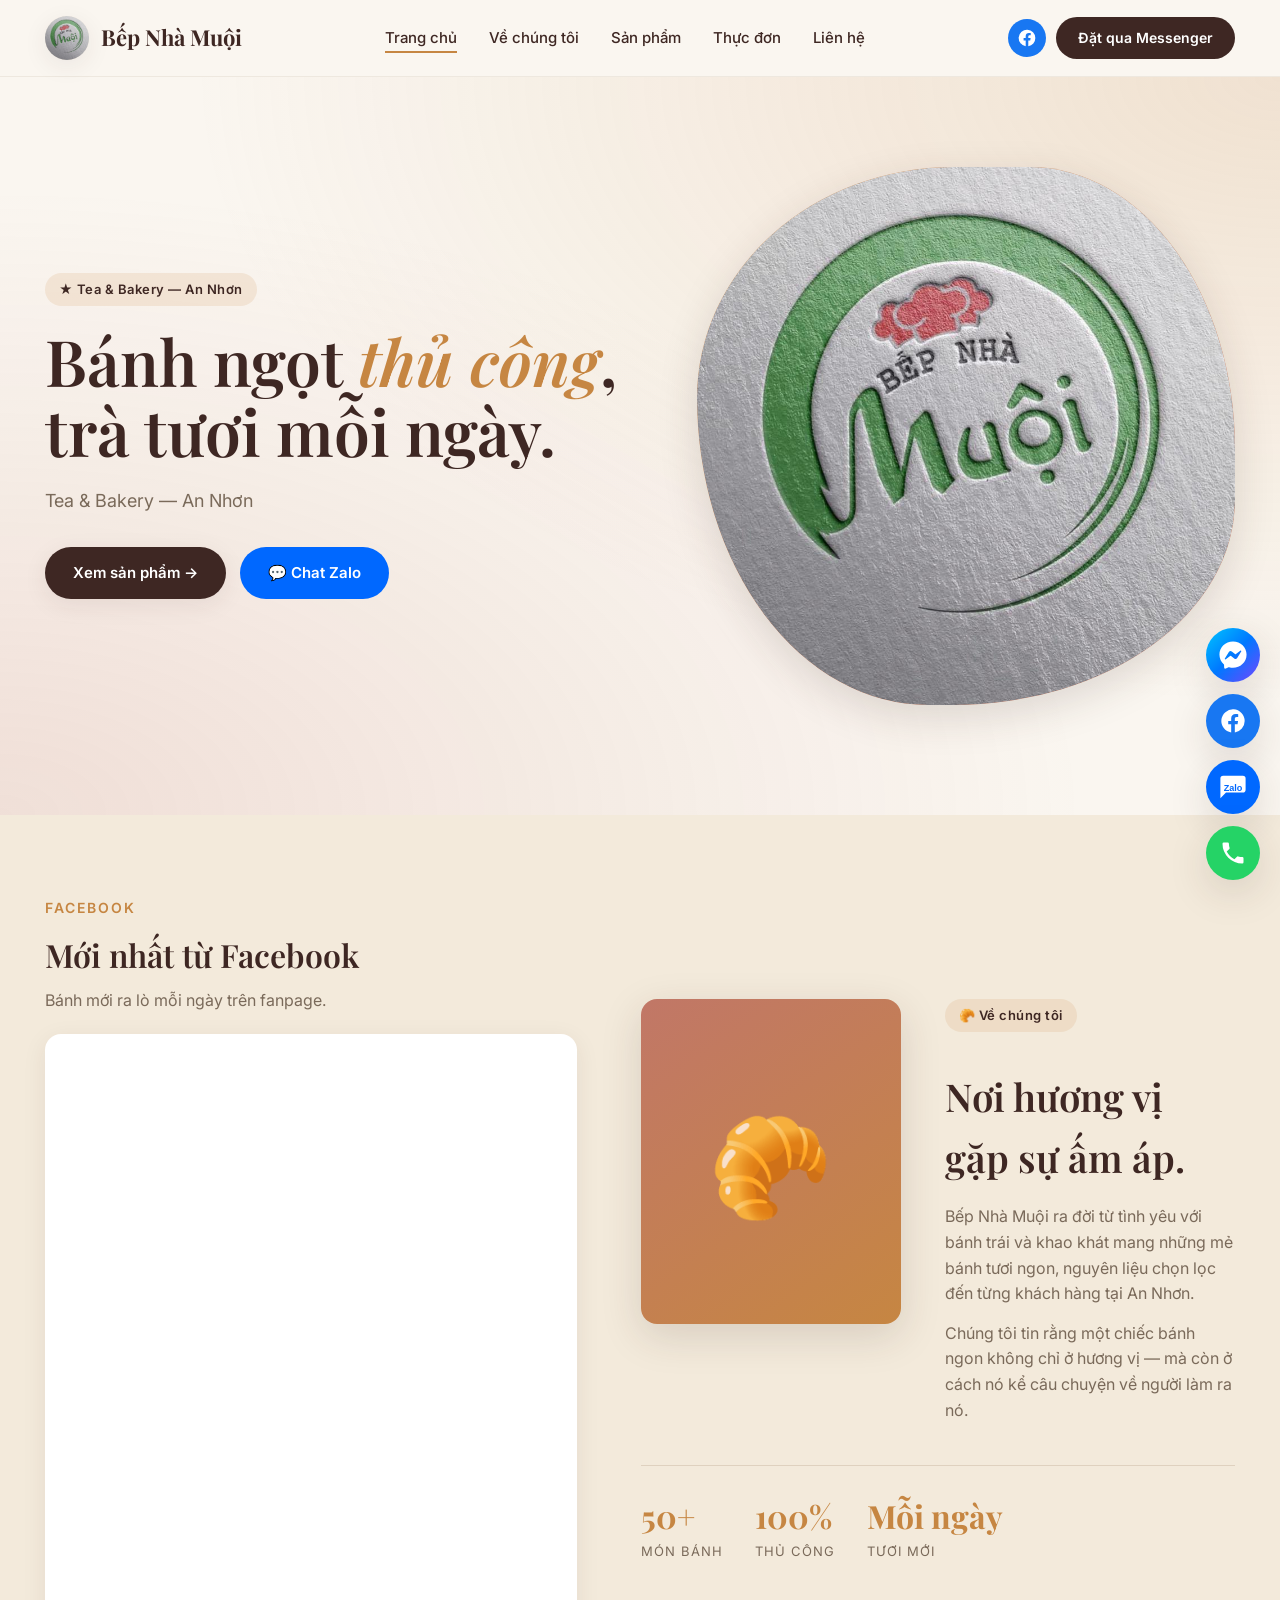
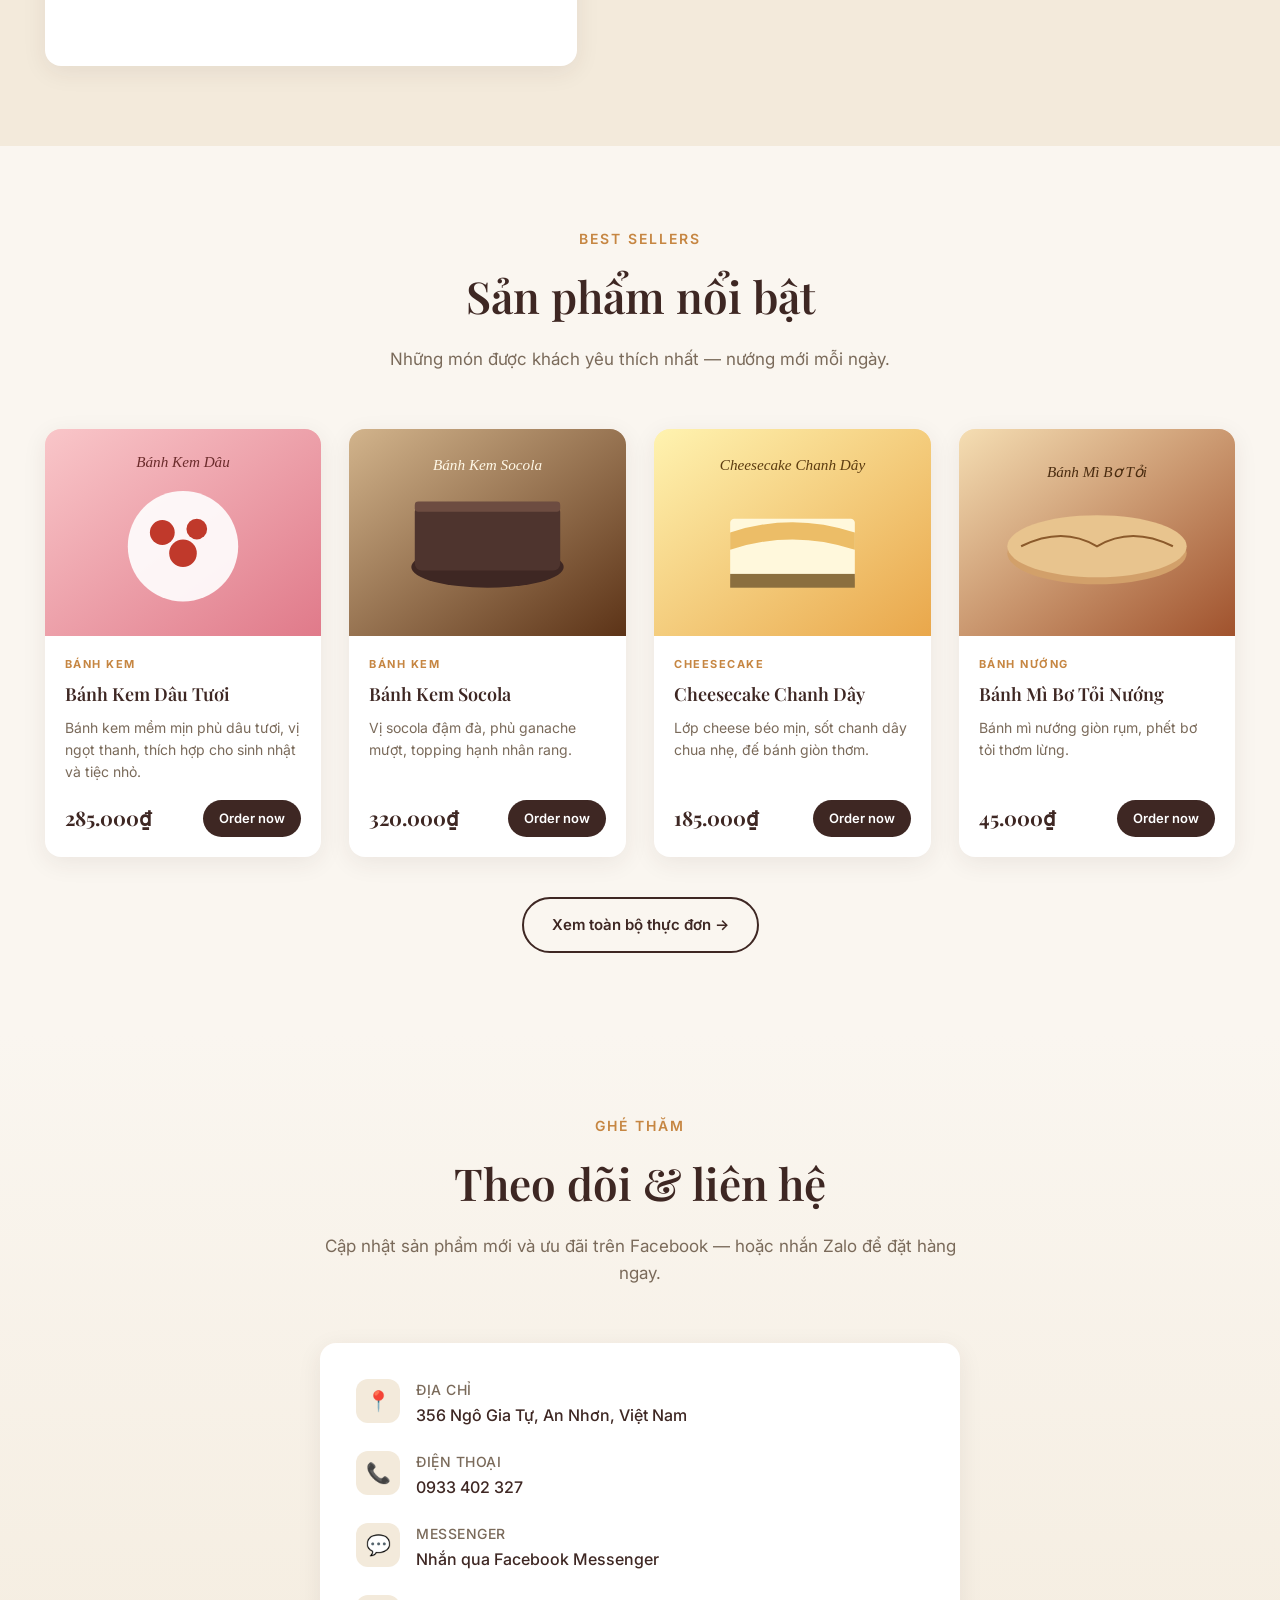
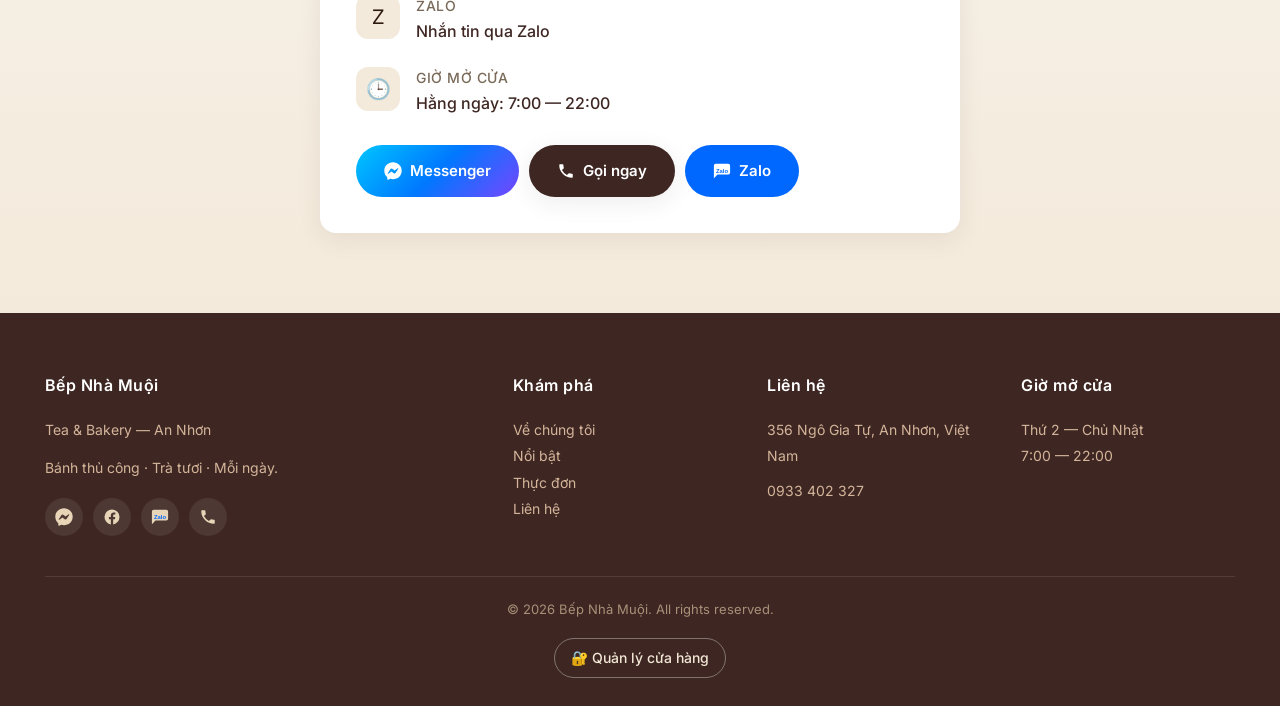
<file: index.html>
<!doctype html>
<html lang="vi">
<head>
  <meta charset="utf-8"/>
  <meta name="viewport" content="width=device-width,initial-scale=1"/>
  <title>Bếp Nhà Muội — Tea & Bakery | An Nhơn</title>
  <meta name="description" content="Bếp Nhà Muội — bánh ngọt thủ công, trà tươi tại An Nhơn. Đặt hàng qua Zalo hoặc điện thoại."/>
  <link rel="icon" href="assets/bepnhamuoi.jpg"/>
  <link rel="preconnect" href="https://fonts.googleapis.com"/>
  <link rel="preconnect" href="https://fonts.gstatic.com" crossorigin/>
  <link href="https://fonts.googleapis.com/css2?family=Inter:wght@400;500;600;700&family=Playfair+Display:ital,wght@0,600;0,700;1,600&display=swap" rel="stylesheet"/>
  <link rel="stylesheet" href="css/style.css"/>
</head>
<body>

<!-- ============ NAV ============ -->
<header class="navbar">
  <div class="nav-inner">
    <a class="logo" href="index.html">
      <span class="logo-mark"><img src="assets/bepnhamuoi.jpg" alt="Bếp Nhà Muội"/></span>
      <span>Bếp Nhà Muội</span>
    </a>
    <nav>
      <ul class="nav-links">
        <li><a href="#home" class="active">Trang chủ</a></li>
        <li><a href="#about">Về chúng tôi</a></li>
        <li><a href="#featured">Sản phẩm</a></li>
        <li><a href="products.html">Thực đơn</a></li>
        <li><a href="#contact">Liên hệ</a></li>
      </ul>
    </nav>
    <div class="nav-actions">
      <a class="nav-fb" data-shop-fb href="#" target="_blank" rel="noopener" aria-label="Facebook" title="Facebook">
        <svg viewBox="0 0 24 24" fill="currentColor" aria-hidden="true"><path d="M22 12a10 10 0 1 0-11.56 9.88v-6.99H7.9V12h2.54V9.8c0-2.51 1.49-3.89 3.77-3.89 1.09 0 2.24.2 2.24.2v2.46h-1.26c-1.24 0-1.63.77-1.63 1.56V12h2.77l-.44 2.89h-2.33v6.99A10 10 0 0 0 22 12z"/></svg>
      </a>
      <a class="nav-cta" data-shop-messenger href="#" target="_blank" rel="noopener">Đặt qua Messenger</a>
    </div>
    <button class="burger" aria-label="Menu">☰</button>
  </div>
</header>

<!-- ============ HERO ============ -->
<section class="hero" id="home">
  <div class="container hero-grid">
    <div>
      <span class="hero-kicker">★ Tea &amp; Bakery — An Nhơn</span>
      <h1>Bánh ngọt <em>thủ công</em>,<br/>trà tươi mỗi ngày.</h1>
      <p data-shop-tagline>Mỗi chiếc bánh là một câu chuyện — được nướng bằng tâm, phục vụ bằng nụ cười.</p>
      <div class="hero-cta">
        <a class="btn btn-primary" href="#featured">Xem sản phẩm →</a>
        <a class="btn btn-zalo" data-shop-zalo href="#">💬 Chat Zalo</a>
      </div>
    </div>
    <div class="hero-visual">
      <img src="assets/bepnhamuoi.jpg" alt="Bếp Nhà Muội — Tea & Bakery"/>
    </div>
  </div>
</section>

<!-- ============ FACEBOOK + ABOUT (2 columns) ============ -->
<section class="about">
  <div class="container split-grid">
    <div class="split-fb" id="facebook">
      <div class="split-head">
        <span class="kicker">Facebook</span>
        <h2>Mới nhất từ Facebook</h2>
        <p>Bánh mới ra lò mỗi ngày trên fanpage.</p>
      </div>
      <!-- FACEBOOK PAGE PLUGIN (live feed from Bếp Nhà Muội FB page) -->
      <div class="fb-embed">
        <iframe
          src="https://www.facebook.com/plugins/page.php?href=https%3A%2F%2Fwww.facebook.com%2Fprofile.php%3Fid%3D100063909225074&tabs=timeline&width=500&height=600&small_header=false&adapt_container_width=true&hide_cover=false&show_facepile=true"
          width="500" height="600" style="border:none;overflow:hidden;width:100%;"
          scrolling="no" frameborder="0" allowfullscreen="true"
          allow="autoplay; clipboard-write; encrypted-media; picture-in-picture; web-share"
          title="Facebook - Bếp Nhà Muội"></iframe>
      </div>
    </div>
    <div class="split-about" id="about">
      <div class="about-image" aria-hidden="true">🥐</div>
      <div class="about-text">
        <span class="hero-kicker">🥐 Về chúng tôi</span>
        <h2>Nơi hương vị gặp sự ấm áp.</h2>
        <p>Bếp Nhà Muội ra đời từ tình yêu với bánh trái và khao khát mang những mẻ bánh tươi ngon, nguyên liệu chọn lọc đến từng khách hàng tại An Nhơn.</p>
        <p>Chúng tôi tin rằng một chiếc bánh ngon không chỉ ở hương vị — mà còn ở cách nó kể câu chuyện về người làm ra nó.</p>
      </div>
      <div class="about-stats">
        <div class="stat"><div class="num">50+</div><div class="lbl">Món bánh</div></div>
        <div class="stat"><div class="num">100%</div><div class="lbl">Thủ công</div></div>
        <div class="stat"><div class="num">Mỗi ngày</div><div class="lbl">Tươi mới</div></div>
      </div>
    </div>
  </div>
</section>

<!-- ============ FEATURED PRODUCTS ============ -->
<section id="featured">
  <div class="container">
    <div class="section-head">
      <span class="kicker">Best sellers</span>
      <h2>Sản phẩm nổi bật</h2>
      <p>Những món được khách yêu thích nhất — nướng mới mỗi ngày.</p>
    </div>
    <div class="prod-grid" id="featured-grid">
      <!-- JS fills this -->
    </div>
    <div style="text-align:center;margin-top:40px;">
      <a class="btn btn-outline" href="products.html">Xem toàn bộ thực đơn →</a>
    </div>
  </div>
</section>

<!-- ============ FB + CONTACT ============ -->
<section class="fb-section" id="contact">
  <div class="container">
    <div class="section-head">
      <span class="kicker">Ghé thăm</span>
      <h2>Theo dõi &amp; liên hệ</h2>
      <p>Cập nhật sản phẩm mới và ưu đãi trên Facebook — hoặc nhắn Zalo để đặt hàng ngay.</p>
    </div>

    <div class="contact-wrap">
      <!-- CONTACT CARD -->
      <div class="contact-card">
        <div class="contact-row">
          <div class="contact-icon">📍</div>
          <div>
            <h4>Địa chỉ</h4>
            <p data-shop-addr>356 Ngô Gia Tự, An Nhơn, Việt Nam</p>
          </div>
        </div>
        <div class="contact-row">
          <div class="contact-icon">📞</div>
          <div>
            <h4>Điện thoại</h4>
            <a data-shop-phone href="#">0933 340 232</a>
          </div>
        </div>
        <div class="contact-row">
          <div class="contact-icon">💬</div>
          <div>
            <h4>Messenger</h4>
            <a data-shop-messenger href="#" target="_blank" rel="noopener">Nhắn qua Facebook Messenger</a>
          </div>
        </div>
        <div class="contact-row">
          <div class="contact-icon">Z</div>
          <div>
            <h4>Zalo</h4>
            <a data-shop-zalo href="#" target="_blank" rel="noopener">Nhắn tin qua Zalo</a>
          </div>
        </div>
        <div class="contact-row">
          <div class="contact-icon">🕒</div>
          <div>
            <h4>Giờ mở cửa</h4>
            <p>Hằng ngày: 7:00 — 22:00</p>
          </div>
        </div>
        <div class="contact-actions">
          <a class="btn btn-messenger" data-shop-messenger href="#" target="_blank" rel="noopener">
            <svg viewBox="0 0 512 512" fill="currentColor" aria-hidden="true"><path d="M256.55 8C116.52 8 8 110.34 8 248.57c0 72.3 29.71 134.78 78.07 177.94 8.35 7.51 6.63 11.86 8.05 58.23A19.92 19.92 0 0 0 122 502.31c52.91-23.3 53.59-25.14 62.56-22.7C337.85 521.8 504 423.7 504 248.57 504 110.34 396.59 8 256.55 8zm149.24 185.13-73 115.57a37.37 37.37 0 0 1-53.91 9.93l-58.08-43.47a15 15 0 0 0-18 0l-78.37 59.44c-10.46 7.93-24.16-4.6-17.11-15.67l73-115.57a37.36 37.36 0 0 1 53.91-9.93l58.06 43.46a15 15 0 0 0 18 0l78.41-59.38c10.44-7.98 24.14 4.54 17.09 15.62z"/></svg>
            Messenger
          </a>
          <a class="btn btn-primary" data-shop-phone data-shop-phone-icon href="#" aria-label="Gọi ngay">
            <svg viewBox="0 0 24 24" fill="currentColor" aria-hidden="true"><path d="M20 15.5c-1.25 0-2.45-.2-3.57-.57a1 1 0 0 0-1.02.24l-2.2 2.2a15.05 15.05 0 0 1-6.59-6.58l2.2-2.21a1 1 0 0 0 .25-1.02A11.36 11.36 0 0 1 8.5 4a1 1 0 0 0-1-1H4a1 1 0 0 0-1 1 17 17 0 0 0 17 17 1 1 0 0 0 1-1v-3.5a1 1 0 0 0-1-1z"/></svg>
            Gọi ngay
          </a>
          <a class="btn btn-zalo" data-shop-zalo href="#" target="_blank" rel="noopener">
            <svg viewBox="0 0 40 40" aria-hidden="true"><path fill="currentColor" d="M34 4H6a4 4 0 0 0-4 4v28l8-8h24a4 4 0 0 0 4-4V8a4 4 0 0 0-4-4z"/><text x="20" y="25" text-anchor="middle" fill="#0068FF" font-family="Arial,Helvetica,sans-serif" font-size="13" font-weight="800">Zalo</text></svg>
            Zalo
          </a>
        </div>
      </div>
    </div>
  </div>
</section>

<!-- ============ FOOTER ============ -->
<footer>
  <div class="container">
    <div class="foot-grid">
      <div class="foot-col">
        <h4 data-shop-name>Bếp Nhà Muội</h4>
        <p data-shop-tagline></p>
        <p style="margin-top:12px;">Bánh thủ công · Trà tươi · Mỗi ngày.</p>
        <div class="foot-social">
          <a data-shop-messenger href="#" target="_blank" rel="noopener" aria-label="Messenger" title="Messenger">
            <svg viewBox="0 0 512 512" fill="currentColor" aria-hidden="true"><path d="M256.55 8C116.52 8 8 110.34 8 248.57c0 72.3 29.71 134.78 78.07 177.94 8.35 7.51 6.63 11.86 8.05 58.23A19.92 19.92 0 0 0 122 502.31c52.91-23.3 53.59-25.14 62.56-22.7C337.85 521.8 504 423.7 504 248.57 504 110.34 396.59 8 256.55 8zm149.24 185.13-73 115.57a37.37 37.37 0 0 1-53.91 9.93l-58.08-43.47a15 15 0 0 0-18 0l-78.37 59.44c-10.46 7.93-24.16-4.6-17.11-15.67l73-115.57a37.36 37.36 0 0 1 53.91-9.93l58.06 43.46a15 15 0 0 0 18 0l78.41-59.38c10.44-7.98 24.14 4.54 17.09 15.62z"/></svg>
          </a>
          <a data-shop-fb href="#" target="_blank" rel="noopener" aria-label="Facebook" title="Facebook">
            <svg viewBox="0 0 24 24" fill="currentColor" aria-hidden="true"><path d="M22 12a10 10 0 1 0-11.56 9.88v-6.99H7.9V12h2.54V9.8c0-2.51 1.49-3.89 3.77-3.89 1.09 0 2.24.2 2.24.2v2.46h-1.26c-1.24 0-1.63.77-1.63 1.56V12h2.77l-.44 2.89h-2.33v6.99A10 10 0 0 0 22 12z"/></svg>
          </a>
          <a data-shop-zalo href="#" target="_blank" rel="noopener" aria-label="Zalo" title="Zalo">
            <svg viewBox="0 0 40 40" aria-hidden="true"><path fill="currentColor" d="M34 4H6a4 4 0 0 0-4 4v28l8-8h24a4 4 0 0 0 4-4V8a4 4 0 0 0-4-4z"/><text x="20" y="25" text-anchor="middle" fill="#0068FF" font-family="Arial,Helvetica,sans-serif" font-size="13" font-weight="800">Zalo</text></svg>
          </a>
          <a data-shop-phone data-shop-phone-icon href="#" aria-label="Điện thoại" title="Gọi ngay">
            <svg viewBox="0 0 24 24" fill="currentColor" aria-hidden="true"><path d="M20 15.5c-1.25 0-2.45-.2-3.57-.57a1 1 0 0 0-1.02.24l-2.2 2.2a15.05 15.05 0 0 1-6.59-6.58l2.2-2.21a1 1 0 0 0 .25-1.02A11.36 11.36 0 0 1 8.5 4a1 1 0 0 0-1-1H4a1 1 0 0 0-1 1 17 17 0 0 0 17 17 1 1 0 0 0 1-1v-3.5a1 1 0 0 0-1-1z"/></svg>
          </a>
        </div>
      </div>
      <div class="foot-col">
        <h4>Khám phá</h4>
        <ul>
          <li><a href="#about">Về chúng tôi</a></li>
          <li><a href="#featured">Nổi bật</a></li>
          <li><a href="products.html">Thực đơn</a></li>
          <li><a href="#contact">Liên hệ</a></li>
        </ul>
      </div>
      <div class="foot-col">
        <h4>Liên hệ</h4>
        <p data-shop-addr></p>
        <p style="margin-top:8px;"><a data-shop-phone href="#"></a></p>
      </div>
      <div class="foot-col">
        <h4>Giờ mở cửa</h4>
        <p>Thứ 2 — Chủ Nhật</p>
        <p>7:00 — 22:00</p>
      </div>
    </div>
    <div class="foot-bottom">
      © <span data-shop-year></span> <span data-shop-name></span>. All rights reserved.
    </div>
    <div class="foot-admin" style="text-align:center;"><a class="admin-link" href="admin.html">🔐 Quản lý cửa hàng</a></div>
  </div>
</footer>

<!-- Floating action buttons -->
<div class="fab-stack">
  <a class="fab fab-messenger" data-shop-messenger href="#" target="_blank" rel="noopener" aria-label="Messenger" title="Nhắn Messenger">
    <svg viewBox="0 0 512 512" fill="currentColor" aria-hidden="true"><path d="M256.55 8C116.52 8 8 110.34 8 248.57c0 72.3 29.71 134.78 78.07 177.94 8.35 7.51 6.63 11.86 8.05 58.23A19.92 19.92 0 0 0 122 502.31c52.91-23.3 53.59-25.14 62.56-22.7C337.85 521.8 504 423.7 504 248.57 504 110.34 396.59 8 256.55 8zm149.24 185.13-73 115.57a37.37 37.37 0 0 1-53.91 9.93l-58.08-43.47a15 15 0 0 0-18 0l-78.37 59.44c-10.46 7.93-24.16-4.6-17.11-15.67l73-115.57a37.36 37.36 0 0 1 53.91-9.93l58.06 43.46a15 15 0 0 0 18 0l78.41-59.38c10.44-7.98 24.14 4.54 17.09 15.62z"/></svg>
  </a>
  <a class="fab fab-fb" data-shop-fb href="#" target="_blank" rel="noopener" aria-label="Facebook" title="Facebook">
    <svg viewBox="0 0 24 24" fill="currentColor" aria-hidden="true"><path d="M22 12a10 10 0 1 0-11.56 9.88v-6.99H7.9V12h2.54V9.8c0-2.51 1.49-3.89 3.77-3.89 1.09 0 2.24.2 2.24.2v2.46h-1.26c-1.24 0-1.63.77-1.63 1.56V12h2.77l-.44 2.89h-2.33v6.99A10 10 0 0 0 22 12z"/></svg>
  </a>
  <a class="fab fab-zalo"data-shop-zalo href="#" target="_blank" rel="noopener" aria-label="Zalo" title="Chat Zalo">
    <svg viewBox="0 0 40 40" aria-hidden="true"><path fill="currentColor" d="M34 4H6a4 4 0 0 0-4 4v28l8-8h24a4 4 0 0 0 4-4V8a4 4 0 0 0-4-4z"/><text x="20" y="25" text-anchor="middle" fill="#0068FF" font-family="Arial,Helvetica,sans-serif" font-size="13" font-weight="800">Zalo</text></svg>
  </a>
  <a class="fab fab-call" data-shop-phone data-shop-phone-icon href="#" aria-label="Gọi ngay" title="Gọi ngay">
    <svg viewBox="0 0 24 24" fill="currentColor" aria-hidden="true"><path d="M20 15.5c-1.25 0-2.45-.2-3.57-.57a1 1 0 0 0-1.02.24l-2.2 2.2a15.05 15.05 0 0 1-6.59-6.58l2.2-2.21a1 1 0 0 0 .25-1.02A11.36 11.36 0 0 1 8.5 4a1 1 0 0 0-1-1H4a1 1 0 0 0-1 1 17 17 0 0 0 17 17 1 1 0 0 0 1-1v-3.5a1 1 0 0 0-1-1z"/></svg>
  </a>
</div>

<script src="js/app.js"></script>
</body>
</html>
</file>
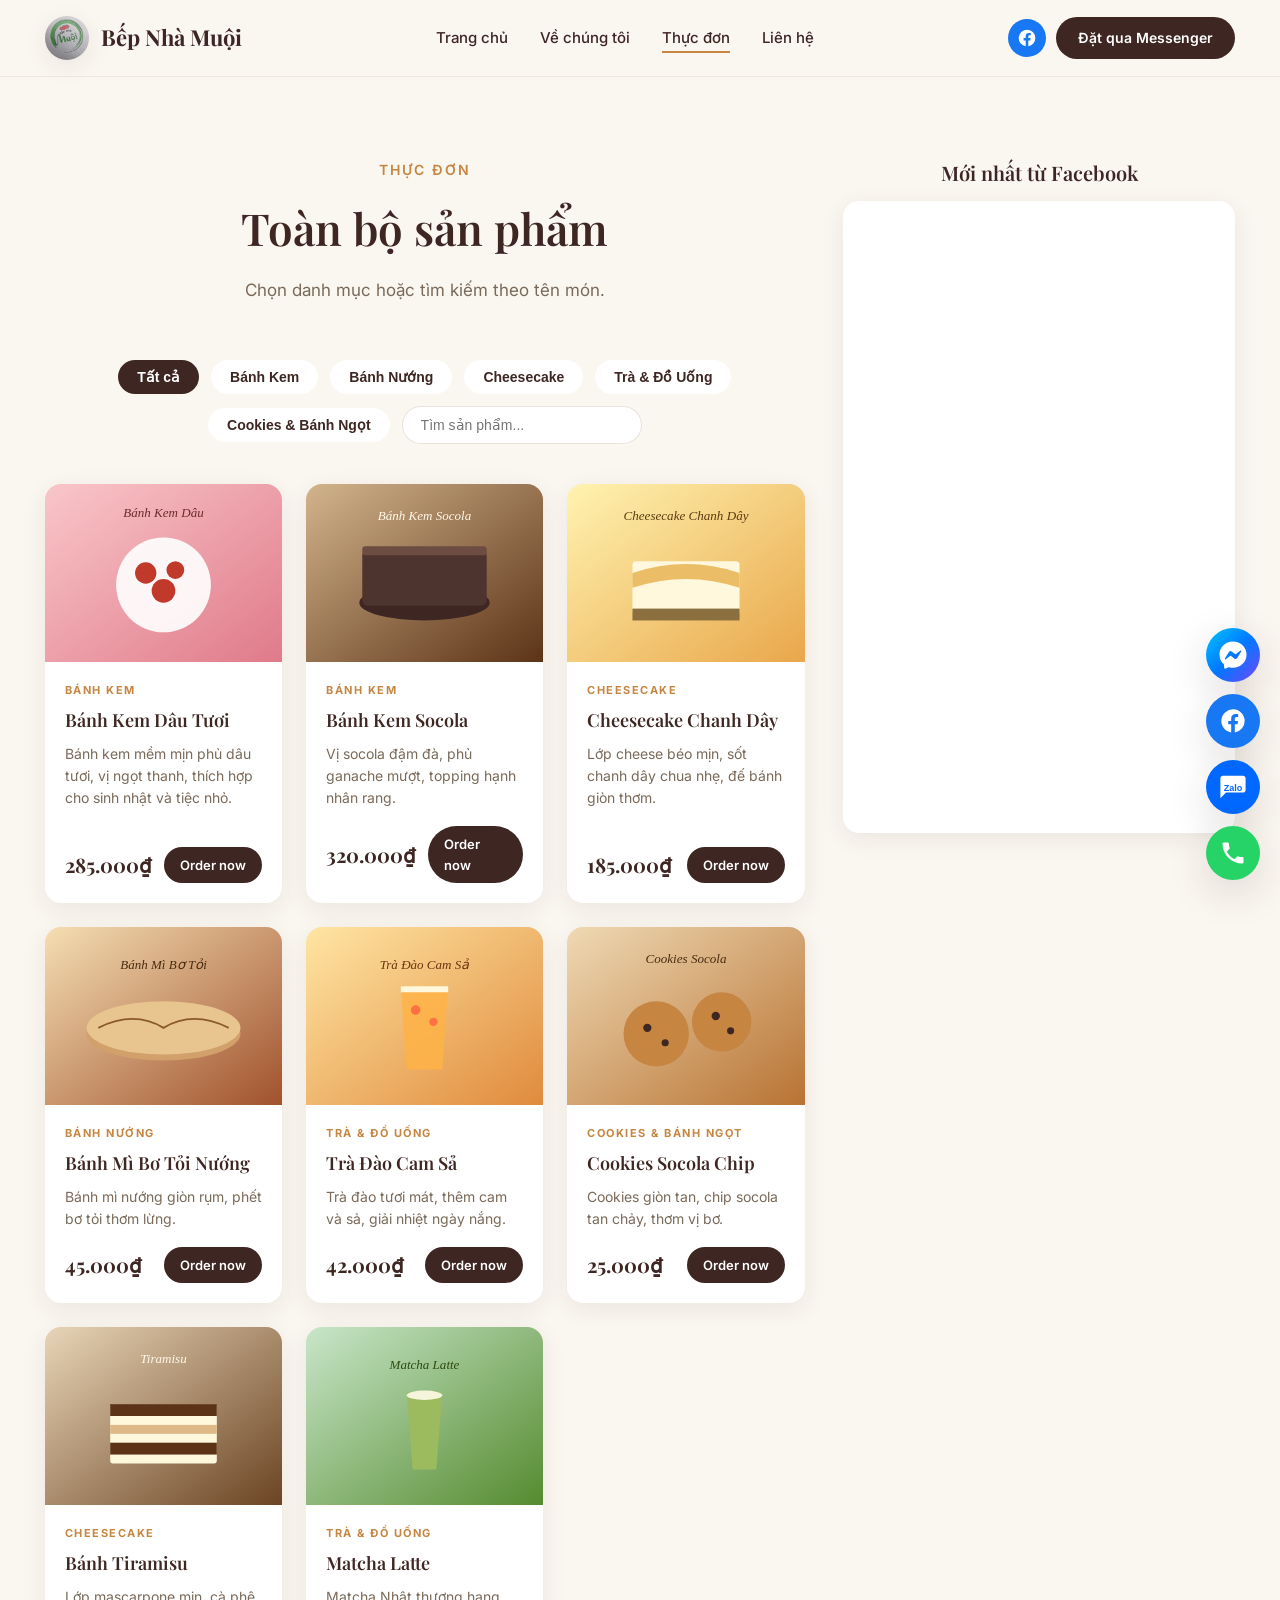
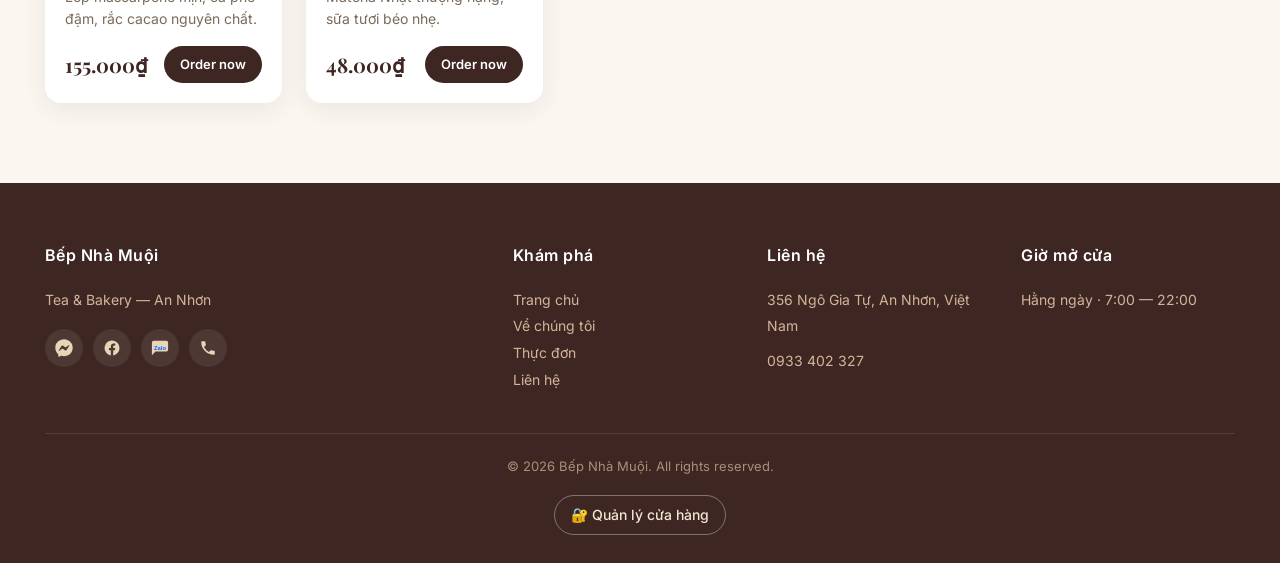
<file: products.html>
<!doctype html>
<html lang="vi">
<head>
  <meta charset="utf-8"/>
  <meta name="viewport" content="width=device-width,initial-scale=1"/>
  <title>Thực đơn — Bếp Nhà Muội</title>
  <meta name="description" content="Toàn bộ thực đơn của Bếp Nhà Muội — bánh kem, cheesecake, bánh nướng, trà tươi."/>
  <link rel="icon" href="assets/bepnhamuoi.jpg"/>
  <link rel="preconnect" href="https://fonts.googleapis.com"/>
  <link rel="preconnect" href="https://fonts.gstatic.com" crossorigin/>
  <link href="https://fonts.googleapis.com/css2?family=Inter:wght@400;500;600;700&family=Playfair+Display:ital,wght@0,600;0,700;1,600&display=swap" rel="stylesheet"/>
  <link rel="stylesheet" href="css/style.css"/>
</head>
<body>

<header class="navbar">
  <div class="nav-inner">
    <a class="logo" href="index.html">
      <span class="logo-mark"><img src="assets/bepnhamuoi.jpg" alt="Bếp Nhà Muội"/></span>
      <span>Bếp Nhà Muội</span>
    </a>
    <nav>
      <ul class="nav-links">
        <li><a href="index.html">Trang chủ</a></li>
        <li><a href="index.html#about">Về chúng tôi</a></li>
        <li><a href="products.html" class="active">Thực đơn</a></li>
        <li><a href="index.html#contact">Liên hệ</a></li>
      </ul>
    </nav>
    <div class="nav-actions">
      <a class="nav-fb" data-shop-fb href="#" target="_blank" rel="noopener" aria-label="Facebook" title="Facebook">
        <svg viewBox="0 0 24 24" fill="currentColor" aria-hidden="true"><path d="M22 12a10 10 0 1 0-11.56 9.88v-6.99H7.9V12h2.54V9.8c0-2.51 1.49-3.89 3.77-3.89 1.09 0 2.24.2 2.24.2v2.46h-1.26c-1.24 0-1.63.77-1.63 1.56V12h2.77l-.44 2.89h-2.33v6.99A10 10 0 0 0 22 12z"/></svg>
      </a>
      <a class="nav-cta" data-shop-messenger href="#" target="_blank" rel="noopener">Đặt qua Messenger</a>
    </div>
    <button class="burger" aria-label="Menu">☰</button>
  </div>
</header>

<section>
  <div class="container products-layout">
    <div class="products-main">
      <div class="section-head">
        <span class="kicker">Thực đơn</span>
        <h2>Toàn bộ sản phẩm</h2>
        <p>Chọn danh mục hoặc tìm kiếm theo tên món.</p>
      </div>

      <div class="filter-bar" id="filter-bar">
        <!-- JS fills -->
      </div>

      <div class="prod-grid" id="products-grid">
        <!-- JS fills -->
      </div>
    </div>

    <aside class="products-side" id="facebook">
      <h3>Mới nhất từ Facebook</h3>
      <div class="fb-embed">
        <iframe
          src="https://www.facebook.com/plugins/page.php?href=https%3A%2F%2Fwww.facebook.com%2Fprofile.php%3Fid%3D100063909225074&tabs=timeline&width=360&height=600&small_header=false&adapt_container_width=true&hide_cover=false&show_facepile=true"
          width="360" height="600" style="border:none;overflow:hidden;width:100%;"
          scrolling="no" frameborder="0" allowfullscreen="true"
          allow="autoplay; clipboard-write; encrypted-media; picture-in-picture; web-share"
          title="Facebook - Bếp Nhà Muội"></iframe>
      </div>
    </aside>
  </div>
</section>

<footer>
  <div class="container">
    <div class="foot-grid">
      <div class="foot-col">
        <h4 data-shop-name>Bếp Nhà Muội</h4>
        <p data-shop-tagline></p>
        <div class="foot-social">
          <a data-shop-messenger href="#" target="_blank" rel="noopener" aria-label="Messenger" title="Messenger">
            <svg viewBox="0 0 512 512" fill="currentColor" aria-hidden="true"><path d="M256.55 8C116.52 8 8 110.34 8 248.57c0 72.3 29.71 134.78 78.07 177.94 8.35 7.51 6.63 11.86 8.05 58.23A19.92 19.92 0 0 0 122 502.31c52.91-23.3 53.59-25.14 62.56-22.7C337.85 521.8 504 423.7 504 248.57 504 110.34 396.59 8 256.55 8zm149.24 185.13-73 115.57a37.37 37.37 0 0 1-53.91 9.93l-58.08-43.47a15 15 0 0 0-18 0l-78.37 59.44c-10.46 7.93-24.16-4.6-17.11-15.67l73-115.57a37.36 37.36 0 0 1 53.91-9.93l58.06 43.46a15 15 0 0 0 18 0l78.41-59.38c10.44-7.98 24.14 4.54 17.09 15.62z"/></svg>
          </a>
          <a data-shop-fb href="#" target="_blank" rel="noopener" aria-label="Facebook" title="Facebook">
            <svg viewBox="0 0 24 24" fill="currentColor" aria-hidden="true"><path d="M22 12a10 10 0 1 0-11.56 9.88v-6.99H7.9V12h2.54V9.8c0-2.51 1.49-3.89 3.77-3.89 1.09 0 2.24.2 2.24.2v2.46h-1.26c-1.24 0-1.63.77-1.63 1.56V12h2.77l-.44 2.89h-2.33v6.99A10 10 0 0 0 22 12z"/></svg>
          </a>
          <a data-shop-zalo href="#" target="_blank" rel="noopener" aria-label="Zalo" title="Zalo">
            <svg viewBox="0 0 40 40" aria-hidden="true"><path fill="currentColor" d="M34 4H6a4 4 0 0 0-4 4v28l8-8h24a4 4 0 0 0 4-4V8a4 4 0 0 0-4-4z"/><text x="20" y="25" text-anchor="middle" fill="#0068FF" font-family="Arial,Helvetica,sans-serif" font-size="13" font-weight="800">Zalo</text></svg>
          </a>
          <a data-shop-phone data-shop-phone-icon href="#" aria-label="Điện thoại" title="Gọi ngay">
            <svg viewBox="0 0 24 24" fill="currentColor" aria-hidden="true"><path d="M20 15.5c-1.25 0-2.45-.2-3.57-.57a1 1 0 0 0-1.02.24l-2.2 2.2a15.05 15.05 0 0 1-6.59-6.58l2.2-2.21a1 1 0 0 0 .25-1.02A11.36 11.36 0 0 1 8.5 4a1 1 0 0 0-1-1H4a1 1 0 0 0-1 1 17 17 0 0 0 17 17 1 1 0 0 0 1-1v-3.5a1 1 0 0 0-1-1z"/></svg>
          </a>
        </div>
      </div>
      <div class="foot-col">
        <h4>Khám phá</h4>
        <ul>
          <li><a href="index.html">Trang chủ</a></li>
          <li><a href="index.html#about">Về chúng tôi</a></li>
          <li><a href="products.html">Thực đơn</a></li>
          <li><a href="index.html#contact">Liên hệ</a></li>
        </ul>
      </div>
      <div class="foot-col">
        <h4>Liên hệ</h4>
        <p data-shop-addr></p>
        <p style="margin-top:8px;"><a data-shop-phone href="#"></a></p>
      </div>
      <div class="foot-col">
        <h4>Giờ mở cửa</h4>
        <p>Hằng ngày · 7:00 — 22:00</p>
      </div>
    </div>
    <div class="foot-bottom">
      © <span data-shop-year></span> <span data-shop-name></span>. All rights reserved.
    </div>
    <div class="foot-admin" style="text-align:center;"><a class="admin-link" href="admin.html">🔐 Quản lý cửa hàng</a></div>
  </div>
</footer>

<div class="fab-stack">
  <a class="fab fab-messenger" data-shop-messenger href="#" target="_blank" rel="noopener" aria-label="Messenger" title="Nhắn Messenger">
    <svg viewBox="0 0 512 512" fill="currentColor" aria-hidden="true"><path d="M256.55 8C116.52 8 8 110.34 8 248.57c0 72.3 29.71 134.78 78.07 177.94 8.35 7.51 6.63 11.86 8.05 58.23A19.92 19.92 0 0 0 122 502.31c52.91-23.3 53.59-25.14 62.56-22.7C337.85 521.8 504 423.7 504 248.57 504 110.34 396.59 8 256.55 8zm149.24 185.13-73 115.57a37.37 37.37 0 0 1-53.91 9.93l-58.08-43.47a15 15 0 0 0-18 0l-78.37 59.44c-10.46 7.93-24.16-4.6-17.11-15.67l73-115.57a37.36 37.36 0 0 1 53.91-9.93l58.06 43.46a15 15 0 0 0 18 0l78.41-59.38c10.44-7.98 24.14 4.54 17.09 15.62z"/></svg>
  </a>
  <a class="fab fab-fb" data-shop-fb href="#" target="_blank" rel="noopener" aria-label="Facebook" title="Facebook">
    <svg viewBox="0 0 24 24" fill="currentColor" aria-hidden="true"><path d="M22 12a10 10 0 1 0-11.56 9.88v-6.99H7.9V12h2.54V9.8c0-2.51 1.49-3.89 3.77-3.89 1.09 0 2.24.2 2.24.2v2.46h-1.26c-1.24 0-1.63.77-1.63 1.56V12h2.77l-.44 2.89h-2.33v6.99A10 10 0 0 0 22 12z"/></svg>
  </a>
  <a class="fab fab-zalo"data-shop-zalo href="#" target="_blank" rel="noopener" aria-label="Zalo" title="Chat Zalo">
    <svg viewBox="0 0 40 40" aria-hidden="true"><path fill="currentColor" d="M34 4H6a4 4 0 0 0-4 4v28l8-8h24a4 4 0 0 0 4-4V8a4 4 0 0 0-4-4z"/><text x="20" y="25" text-anchor="middle" fill="#0068FF" font-family="Arial,Helvetica,sans-serif" font-size="13" font-weight="800">Zalo</text></svg>
  </a>
  <a class="fab fab-call" data-shop-phone data-shop-phone-icon href="#" aria-label="Gọi ngay" title="Gọi ngay">
    <svg viewBox="0 0 24 24" fill="currentColor" aria-hidden="true"><path d="M20 15.5c-1.25 0-2.45-.2-3.57-.57a1 1 0 0 0-1.02.24l-2.2 2.2a15.05 15.05 0 0 1-6.59-6.58l2.2-2.21a1 1 0 0 0 .25-1.02A11.36 11.36 0 0 1 8.5 4a1 1 0 0 0-1-1H4a1 1 0 0 0-1 1 17 17 0 0 0 17 17 1 1 0 0 0 1-1v-3.5a1 1 0 0 0-1-1z"/></svg>
  </a>
</div>

<script src="js/app.js"></script>
</body>
</html>
</file>
<file: css/style.css>
/* Bếp Nhà Muội — Givral-inspired bakery theme */
:root {
  --cream: #FAF6F0;
  --cream-2: #F3EADB;
  --brown: #6B4423;
  --brown-dark: #3E2723;
  --caramel: #C68642;
  --gold: #D4A574;
  --accent: #8B4513;
  --rose: #C17767;
  --text: #2C1810;
  --muted: #7A6A5A;
  --shadow: 0 6px 24px rgba(62, 39, 35, 0.08);
  --shadow-lg: 0 12px 40px rgba(62, 39, 35, 0.15);
}

* { box-sizing: border-box; margin: 0; padding: 0; }

html { scroll-behavior: smooth; }

body {
  font-family: 'Inter', -apple-system, Segoe UI, sans-serif;
  background: var(--cream);
  color: var(--text);
  line-height: 1.6;
  -webkit-font-smoothing: antialiased;
}

h1, h2, h3, h4, .serif {
  font-family: 'Playfair Display', Georgia, serif;
  color: var(--brown-dark);
  font-weight: 600;
}

a { color: var(--accent); text-decoration: none; }
a:hover { color: var(--brown-dark); }

.container {
  max-width: 1680px;
  margin: 0 auto;
  padding-inline: clamp(20px, 3.5vw, 64px);
}

/* ---------- NAVBAR ---------- */
.navbar {
  position: sticky; top: 0; z-index: 100;
  background: rgba(250, 246, 240, 0.95);
  backdrop-filter: blur(10px);
  border-bottom: 1px solid rgba(107, 68, 35, 0.08);
}
.nav-inner {
  display: flex; align-items: center; justify-content: space-between;
  padding: 16px clamp(20px, 3.5vw, 64px); max-width: 1680px; margin: 0 auto;
}
.logo {
  display: flex; align-items: center; gap: 12px;
  font-family: 'Playfair Display', serif;
  font-size: 22px; font-weight: 700;
  color: var(--brown-dark);
}
.logo-mark {
  width: 44px; height: 44px;
  border-radius: 50%;
  overflow: hidden;
  box-shadow: var(--shadow);
  background: var(--cream-2);
  flex-shrink: 0;
}
.logo-mark img { width: 100%; height: 100%; object-fit: cover; display: block; }
.nav-links {
  display: flex; gap: 32px; list-style: none;
}
.nav-links a {
  color: var(--brown-dark); font-weight: 500; font-size: 15px;
  position: relative; padding: 6px 0;
}
.nav-links a::after {
  content: ''; position: absolute; bottom: 0; left: 0;
  width: 0; height: 2px; background: var(--caramel);
  transition: width .25s;
}
.nav-links a:hover::after, .nav-links a.active::after { width: 100%; }
.nav-cta {
  background: var(--brown-dark); color: #fff !important;
  padding: 10px 22px; border-radius: 999px;
  font-size: 14px; font-weight: 600;
  transition: transform .15s, background .2s;
}
.nav-cta:hover { background: var(--accent); transform: translateY(-1px); }
.nav-fb {
  display: inline-flex; align-items: center; justify-content: center;
  width: 38px; height: 38px; border-radius: 50%; flex-shrink: 0;
  background: #1877F2; color: #fff !important;
  transition: transform .15s;
}
.nav-actions { display: flex; align-items: center; gap: 10px; }
.nav-fb:hover { transform: translateY(-1px); }
.nav-fb svg { width: 20px; height: 20px; display: block; }
.burger { display: none; background: none; border: 0; font-size: 26px; cursor: pointer; color: var(--brown-dark); }

/* ---------- HERO ---------- */
.hero {
  position: relative; overflow: hidden;
  padding: 90px 0 110px;
  background:
    radial-gradient(ellipse at top right, rgba(212, 165, 116, 0.25), transparent 60%),
    radial-gradient(ellipse at bottom left, rgba(193, 119, 103, 0.18), transparent 60%),
    var(--cream);
}
.hero-grid {
  display: grid; grid-template-columns: 1.1fr 1fr; gap: 60px; align-items: center;
}
.hero-kicker {
  display: inline-block;
  background: rgba(212, 165, 116, 0.2);
  color: var(--brown-dark);
  padding: 6px 14px; border-radius: 999px;
  font-size: 13px; font-weight: 600; letter-spacing: .5px;
  margin-bottom: 20px;
}
.hero h1 {
  font-size: clamp(36px, 5.5vw, 64px);
  line-height: 1.1; margin-bottom: 20px;
}
.hero h1 em { color: var(--caramel); font-style: italic; }
.hero p {
  font-size: 18px; color: var(--muted); margin-bottom: 32px; max-width: 520px;
}
.hero-cta { display: flex; gap: 14px; flex-wrap: wrap; }
.btn {
  display: inline-flex; align-items: center; gap: 8px;
  padding: 14px 28px; border-radius: 999px;
  font-weight: 600; font-size: 15px; cursor: pointer;
  transition: transform .15s, box-shadow .2s, background .2s;
  border: 0;
}
.btn-primary {
  background: var(--brown-dark); color: #fff;
  box-shadow: var(--shadow);
}
.btn-primary:hover { background: var(--accent); transform: translateY(-2px); box-shadow: var(--shadow-lg); color:#fff; }
.btn-outline {
  background: transparent; color: var(--brown-dark);
  border: 2px solid var(--brown-dark);
}
.btn-outline:hover { background: var(--brown-dark); color: #fff; }
.btn-zalo {
  background: #0068FF; color: #fff;
}
.btn-zalo:hover { background: #0052CC; color:#fff; transform: translateY(-2px); }

.hero-visual {
  position: relative; aspect-ratio: 1/1; width: 100%; max-width: 620px; justify-self: center;
  background: linear-gradient(135deg, var(--gold), var(--rose));
  border-radius: 50% 40% 55% 45% / 45% 55% 40% 60%;
  box-shadow: var(--shadow-lg);
  display: flex; align-items: center; justify-content: center;
  animation: blob 12s ease-in-out infinite;
  overflow: hidden;
}
.hero-visual img {
  width: 100%; height: 100%; object-fit: cover;
  border-radius: inherit;
}
.hero-visual::before {
  content: ''; position: absolute; inset: -20px;
  border: 2px dashed rgba(107, 68, 35, 0.25);
  border-radius: 50% 40% 55% 45% / 45% 55% 40% 60%;
  animation: spin 40s linear infinite;
}
.hero-visual-inner {
  font-family: 'Playfair Display', serif; text-align: center;
  color: #fff; padding: 40px;
}
.hero-visual-inner .big {
  font-size: clamp(40px, 6vw, 72px); font-weight: 700; line-height: 1;
  text-shadow: 0 4px 20px rgba(0,0,0,0.15);
}
.hero-visual-inner .sub { font-size: 18px; margin-top: 12px; opacity: .95; letter-spacing: 2px; }

@keyframes blob {
  0%,100% { border-radius: 50% 40% 55% 45% / 45% 55% 40% 60%; }
  50%     { border-radius: 40% 55% 45% 50% / 55% 45% 60% 40%; }
}
@keyframes spin { to { transform: rotate(360deg); } }

/* ---------- SECTION ---------- */
section { padding: 80px 0; }
.section-head { text-align: center; max-width: 640px; margin: 0 auto 56px; }
.section-head .kicker {
  color: var(--caramel); font-weight: 600; font-size: 14px;
  letter-spacing: 2px; text-transform: uppercase;
}
.section-head h2 { font-size: clamp(28px, 4vw, 44px); margin: 10px 0 14px; }
.section-head p { color: var(--muted); font-size: 17px; }

/* ---------- ABOUT ---------- */
.about { background: var(--cream-2); }
.about-grid { display: grid; grid-template-columns: 1fr 1fr; gap: 60px; align-items: center; }
.about-image {
  aspect-ratio: 4/5;
  background: linear-gradient(145deg, var(--rose), var(--caramel));
  border-radius: 16px;
  display: flex; align-items: center; justify-content: center;
  color: #fff; font-family: 'Playfair Display', serif; font-size: 120px;
  box-shadow: var(--shadow-lg);
}
.about h2 { margin-bottom: 20px; }
.about p { color: var(--muted); margin-bottom: 16px; font-size: 16px; max-width: 65ch; }
.about-stats { display: flex; gap: 32px; margin-top: 32px; }
.stat { }
.stat .num { font-family: 'Playfair Display', serif; font-size: 32px; color: var(--caramel); font-weight: 700; }
.stat .lbl { font-size: 13px; color: var(--muted); text-transform: uppercase; letter-spacing: 1px; }

/* ---------- PRODUCT GRID ---------- */
.prod-grid {
  display: grid; grid-template-columns: repeat(auto-fill, minmax(260px, 1fr));
  gap: 28px;
}
.prod-card {
  background: #fff; border-radius: 16px; overflow: hidden;
  box-shadow: var(--shadow);
  transition: transform .25s, box-shadow .25s;
  display: flex; flex-direction: column;
}
.prod-card:hover { transform: translateY(-6px); box-shadow: var(--shadow-lg); }
.prod-img {
  aspect-ratio: 4/3; background: var(--cream-2);
  display: block; overflow: hidden;
}
.prod-img img { width: 100%; height: 100%; object-fit: cover; transition: transform .4s; }
.prod-card:hover .prod-img img { transform: scale(1.05); }
.prod-body { padding: 20px; display: flex; flex-direction: column; flex: 1; }
.prod-cat {
  font-size: 11px; color: var(--caramel);
  font-weight: 700; letter-spacing: 1.5px; text-transform: uppercase;
}
.prod-name { font-size: 18px; margin: 6px 0 8px; }
.prod-desc { color: var(--muted); font-size: 14px; margin-bottom: 16px; flex: 1; }
.prod-foot { display: flex; align-items: center; justify-content: space-between; gap: 12px; }
.prod-price { font-family: 'Playfair Display', serif; font-size: 20px; color: var(--brown-dark); font-weight: 700; }
.prod-order {
  padding: 8px 16px; border-radius: 999px;
  background: var(--brown-dark); color: #fff;
  font-size: 13px; font-weight: 600; border: 0; cursor: pointer;
  transition: background .2s, transform .1s;
}
.prod-order:hover { background: var(--caramel); transform: translateY(-1px); }

/* ---------- FILTER BAR ---------- */
.filter-bar {
  display: flex; flex-wrap: wrap; gap: 12px; align-items: center;
  justify-content: center; margin-bottom: 40px;
}
.filter-btn {
  padding: 8px 18px; border-radius: 999px;
  background: #fff; color: var(--brown-dark);
  border: 1.5px solid transparent; cursor: pointer;
  font-size: 14px; font-weight: 600;
  transition: all .2s;
}
.filter-btn:hover { border-color: var(--caramel); }
.filter-btn.active { background: var(--brown-dark); color: #fff; }
.search-box {
  padding: 10px 18px; border-radius: 999px;
  border: 1.5px solid rgba(107, 68, 35, 0.15);
  background: #fff; font-size: 14px; width: 240px;
  outline: none; transition: border-color .2s;
}
.search-box:focus { border-color: var(--caramel); }

/* ---------- FB / CONTACT ---------- */
.fb-section {
  background: linear-gradient(180deg, var(--cream) 0%, var(--cream-2) 100%);
}
.fb-feed { padding-bottom: 40px; }
.fb-embed { background: #fff; border-radius: 16px; padding: 16px; box-shadow: var(--shadow); overflow: hidden; max-width: 532px; margin: 0 auto; }
#featured-grid { grid-template-columns: repeat(auto-fit, minmax(260px, 1fr)); }
@media (min-width: 1400px) { #featured-grid { grid-template-columns: repeat(4, minmax(0, 1fr)); } }
.fb-embed iframe { display: block; width: 100%; max-width: 100%; border: 0; }

/* Home: Facebook (left) + About (right) */
.split-grid { display: grid; grid-template-columns: 532px minmax(0, 1fr); gap: clamp(40px, 5vw, 80px); align-items: center; justify-content: center; }
.split-fb .split-head { margin-bottom: 20px; }
.split-fb .split-head .kicker { color: var(--caramel); font-weight: 600; font-size: 14px; letter-spacing: 2px; text-transform: uppercase; }
.split-fb .split-head h2 { font-size: clamp(24px, 3vw, 32px); margin: 8px 0 8px; }
.split-fb .split-head p { color: var(--muted); font-size: 16px; }
.split-fb .fb-embed { max-width: none; margin: 0; }
.split-about { display: grid; grid-template-columns: 1fr; gap: 28px; align-content: center; }
.split-about .about-image { aspect-ratio: 4/5; width: 100%; max-width: 260px; font-size: 100px; margin: 0; }
.split-about h2 { margin: 14px 0 16px; font-size: clamp(28px, 3vw, 40px); }
.split-about p { color: var(--muted); margin-bottom: 14px; font-size: 16px; max-width: 65ch; }
.split-about .about-stats { margin-top: 0; flex-wrap: wrap; padding-top: 24px; border-top: 1px solid rgba(107, 68, 35, 0.15); }
@media (min-width: 1200px) {
  .split-about { grid-template-columns: 260px minmax(0, 1fr); column-gap: 44px; }
  .split-about .about-stats { grid-column: 1 / -1; }
  .split-about .about-text { align-self: center; }
}

/* Products: grid (left) + sticky Facebook sidebar (right) */
.products-layout { display: grid; grid-template-columns: minmax(0, 1fr) 392px; gap: clamp(28px, 3vw, 56px); align-items: start; }
.products-main .prod-grid { grid-template-columns: repeat(auto-fill, minmax(220px, 1fr)); gap: 24px; }
.products-main .section-head { max-width: none; }
.products-side { position: sticky; top: 90px; }
.products-side h3 { font-size: 20px; margin-bottom: 12px; text-align: center; }
.products-side .fb-embed { max-width: none; margin: 0; }
.foot-admin { margin-top: 18px; }
.admin-link {
  display: inline-block; padding: 8px 16px; border-radius: 999px;
  border: 1px solid rgba(255,255,255,.35); color: #F2E6D5; font-size: 14px; font-weight: 500;
  transition: background .2s, color .2s, border-color .2s;
}
.admin-link:hover { background: var(--caramel); border-color: var(--caramel); color: #fff; }

.contact-wrap { max-width: 640px; margin: 0 auto; }

.contact-card {
  background: #fff; border-radius: 16px; padding: 36px;
  box-shadow: var(--shadow);
}
.contact-row { display: flex; align-items: flex-start; gap: 16px; margin-bottom: 22px; }
.contact-icon {
  width: 44px; height: 44px; border-radius: 12px;
  background: var(--cream-2); display: flex; align-items: center; justify-content: center;
  font-size: 20px; flex-shrink: 0;
}
.contact-row h4 { font-size: 14px; margin-bottom: 2px; color: var(--muted); font-weight: 500; font-family: 'Inter', sans-serif; letter-spacing: .5px; text-transform: uppercase; }
.contact-row p, .contact-row a { font-size: 16px; color: var(--brown-dark); font-weight: 500; }
.contact-actions { display: flex; gap: 10px; margin-top: 28px; flex-wrap: wrap; }

/* ---------- FOOTER ---------- */
footer {
  background: var(--brown-dark); color: #E8D5B7;
  padding: 60px 0 28px; margin-top: 0;
}
.foot-grid { display: grid; grid-template-columns: 2fr 1fr 1fr 1fr; gap: 40px; margin-bottom: 40px; }
.foot-col h4 { color: #fff; font-size: 16px; margin-bottom: 18px; font-family: 'Inter', sans-serif; font-weight: 600; letter-spacing: .5px; }
.foot-col p, .foot-col a { color: #D4B59A; font-size: 14px; line-height: 1.9; }
[data-shop-phone] { white-space: nowrap; }
.foot-col a:hover { color: var(--gold); }
.foot-col ul { list-style: none; }
.foot-social { display: flex; gap: 10px; margin-top: 16px; }
.foot-social a {
  width: 38px; height: 38px; border-radius: 50%;
  background: rgba(255,255,255,0.08); display: flex; align-items: center; justify-content: center;
  color: #E8D5B7; transition: background .2s, color .2s;
}
.foot-social a:hover { background: var(--caramel); color: #fff; }
.foot-social a svg { width: 18px; height: 18px; display: block; }
.foot-bottom {
  border-top: 1px solid rgba(255,255,255,0.1);
  padding-top: 22px; text-align: center; font-size: 13px; color: #A89078;
}

/* ---------- FLOATING ACTION BUTTONS ---------- */
.fab-stack { position: fixed; right: 20px; bottom: 20px; z-index: 90; display: flex; flex-direction: column; gap: 12px; }
.fab {
  width: 54px; height: 54px; border-radius: 50%;
  display: flex; align-items: center; justify-content: center;
  color: #fff; font-size: 24px; font-weight: 700;
  box-shadow: var(--shadow-lg); cursor: pointer;
  transition: transform .15s;
  text-decoration: none;
}
.fab:hover { transform: scale(1.08); }
.fab svg { width: 28px; height: 28px; display: block; }
.fab-zalo      { background: #0068FF; }
.fab-messenger { background: linear-gradient(135deg, #00C6FF 0%, #0078FF 50%, #7646FF 100%); }
.fab-fb        { background: #1877F2; }
.fab-call      { background: #25D366; }

/* Brand button variants */
.btn svg { width: 18px; height: 18px; display: block; }
.btn-messenger {
  background: linear-gradient(135deg, #00C6FF 0%, #0078FF 50%, #7646FF 100%);
  color: #fff;
}
.btn-messenger:hover { color: #fff; transform: translateY(-2px); filter: brightness(1.08); }

/* Toast */
.toast {
  position: fixed; left: 50%; bottom: 110px;
  transform: translateX(-50%) translateY(20px);
  background: var(--brown-dark); color: #fff;
  padding: 14px 22px; border-radius: 999px;
  font-size: 14px; font-weight: 500; line-height: 1.4;
  box-shadow: var(--shadow-lg);
  max-width: calc(100vw - 32px); text-align: center;
  opacity: 0; pointer-events: none;
  transition: opacity .25s, transform .25s;
  z-index: 200;
}
.toast.show { opacity: 1; transform: translateX(-50%) translateY(0); }

/* Lightbox (product image zoom) */
.lightbox {
  position: fixed; inset: 0; z-index: 300;
  background: rgba(20, 10, 5, 0.92);
  display: none; align-items: center; justify-content: center;
  padding: 40px; cursor: zoom-out;
  animation: lightbox-in .2s ease;
}
.lightbox.show { display: flex; }
.lightbox img {
  max-width: 100%; max-height: 100%;
  object-fit: contain; border-radius: 8px;
  box-shadow: 0 20px 60px rgba(0,0,0,.5);
  cursor: default;
}
.lightbox-close {
  position: absolute; top: 20px; right: 24px;
  width: 44px; height: 44px; border-radius: 50%;
  background: rgba(255,255,255,0.14); color: #fff;
  border: 0; font-size: 28px; cursor: pointer; line-height: 1;
  display: flex; align-items: center; justify-content: center;
  transition: background .2s, transform .15s;
}
.lightbox-close:hover { background: rgba(255,255,255,0.28); transform: scale(1.05); }
body.lightbox-open { overflow: hidden; }
@keyframes lightbox-in { from { opacity: 0; } to { opacity: 1; } }
.prod-img { cursor: zoom-in; }

/* ---------- RESPONSIVE ---------- */
@media (max-width: 860px) {
  .nav-links { display: none; position: absolute; top: 100%; left: 0; right: 0; background: var(--cream); flex-direction: column; padding: 20px; gap: 16px; box-shadow: var(--shadow); }
  .nav-links.open { display: flex; }
  .burger { display: block; }
  .hero-grid, .about-grid, .foot-grid, .split-grid, .products-layout { grid-template-columns: 1fr; gap: 40px; }
  .split-fb .fb-embed { max-width: 532px; width: 100%; }
  .products-side { position: static; max-width: 420px; margin: 0 auto; width: 100%; }
  .foot-grid { grid-template-columns: 1fr 1fr; }
  section { padding: 56px 0; }
  .hero { padding: 50px 0 70px; }
  .hero-visual { max-width: 320px; margin: 0 auto; }
  .about-image { max-width: 360px; margin: 0 auto; }
  .split-about .about-image { margin: 0 auto; }
  .split-grid { justify-items: stretch; }
  .split-about { justify-items: stretch; }
  .search-box { width: 100%; }
}
@media (max-width: 520px) {
  .foot-grid { grid-template-columns: 1fr; }
  .about-stats { gap: 20px; flex-wrap: wrap; }
  .fb-embed { padding: 8px; }
  .contact-card { padding: 24px; }
}
@media (max-width: 420px) {
  .nav-inner { padding: 12px 12px; }
  .logo { font-size: 15px; gap: 6px; }
  .logo-mark { width: 32px; height: 32px; }
  .nav-actions { gap: 6px; }
  .nav-fb { width: 32px; height: 32px; }
  .nav-fb svg { width: 17px; height: 17px; }
  .nav-cta { padding: 7px 10px; font-size: 11px; white-space: nowrap; }
  .burger { font-size: 22px; padding: 0 0 0 6px; }
}
</file>
